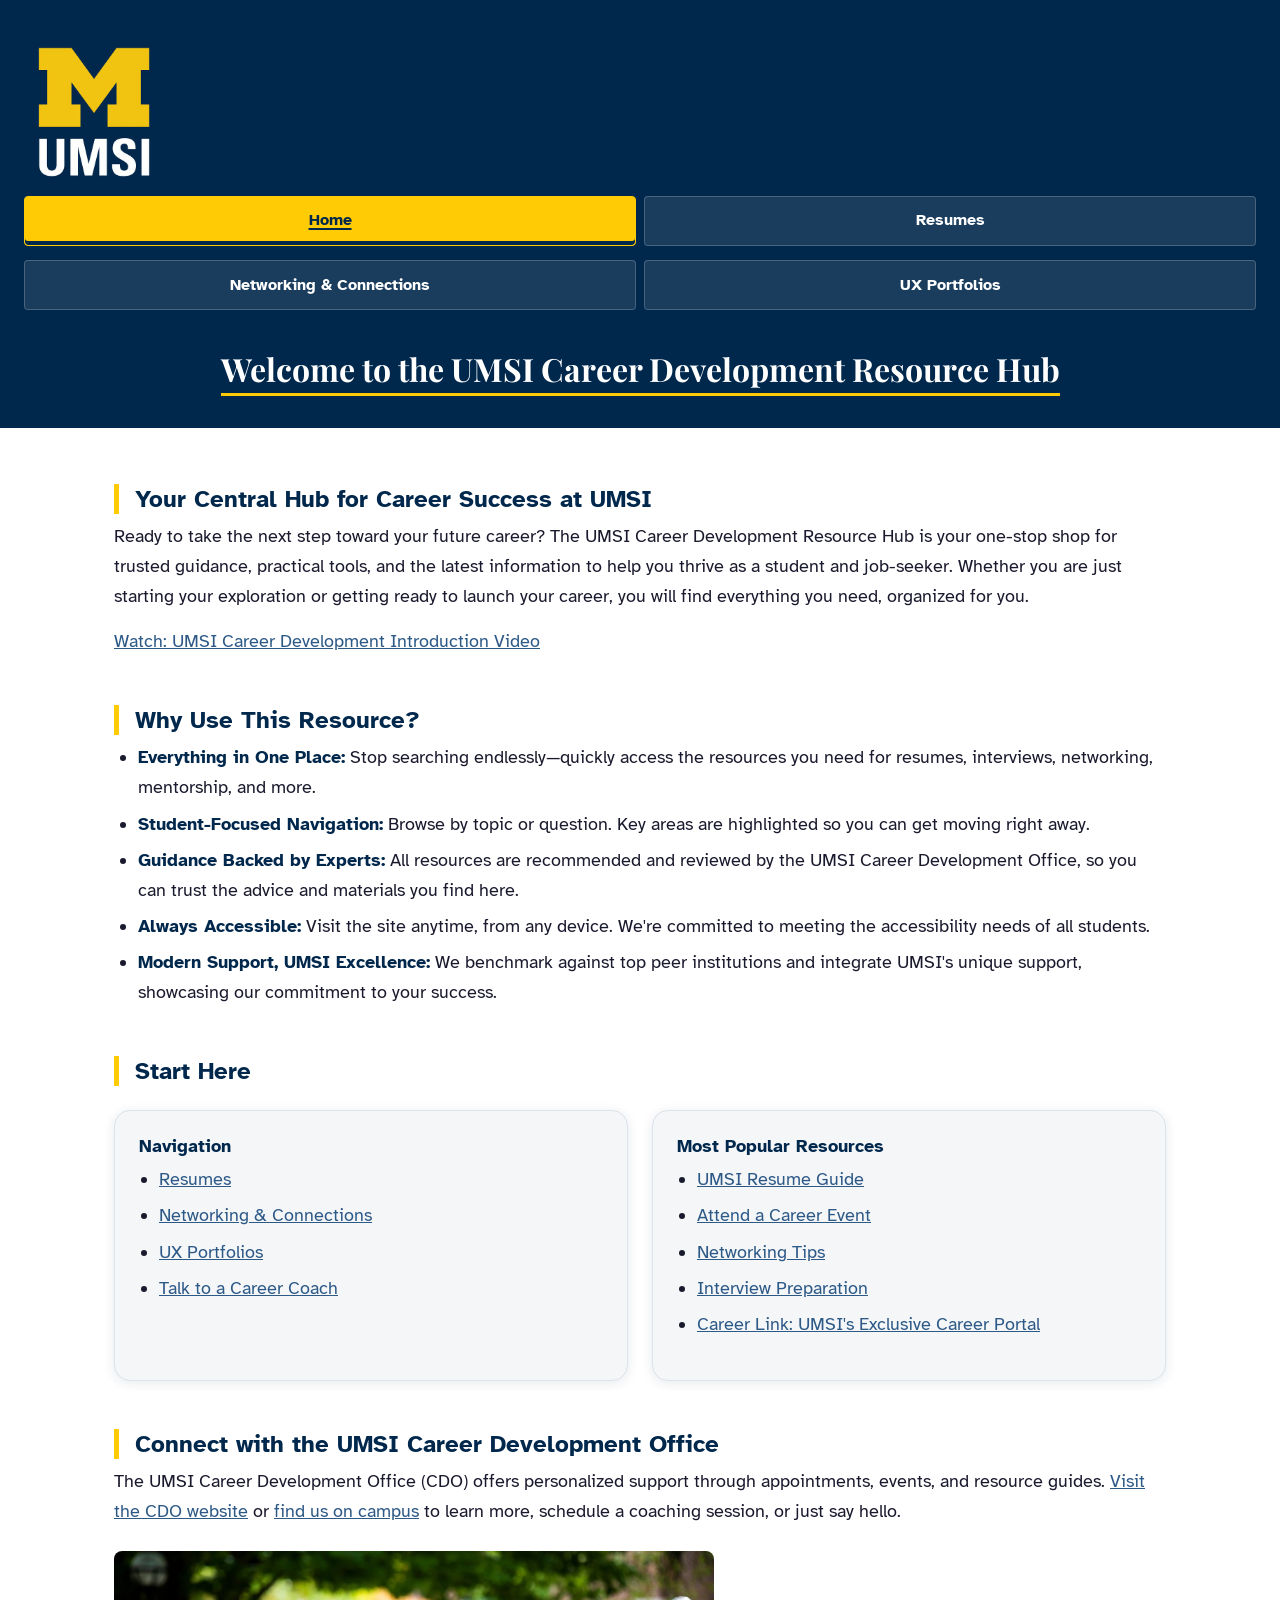
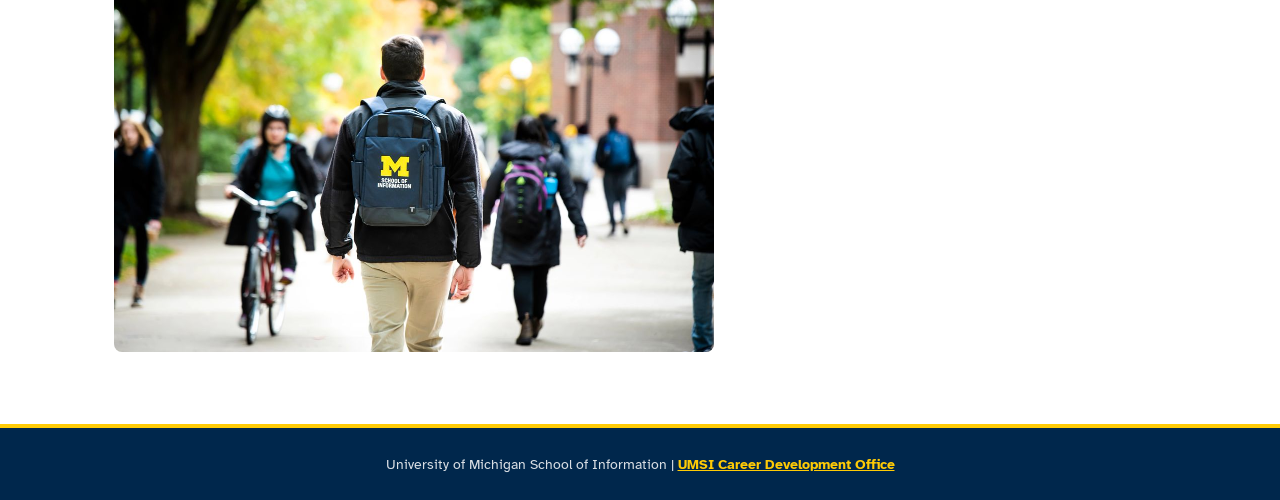
<file: index.html>
<!DOCTYPE html>
<html lang="en">
<head>
    <meta charset="UTF-8">
    <meta name="viewport" content="width=device-width, initial-scale=1.0">
    <title>MSI Career Development Resource Hub</title>
    <link rel="stylesheet" href="css/html5reset.css">
    <link rel="stylesheet" href="css/style.css">
</head>
<body>

    <header>
        <a href="#main-content">Skip to Main Content</a>
        <img src="images/UMSI_signature_vertical_informal_solidblue.jpg" alt="UMSI Logo">
        <nav>
            <ul>
                <li><a href="index.html" class="active" aria-current="page">Home</a></li>
                <li><a href="resume.html">Resumes</a></li>
                <li><a href="networking.html">Networking &amp; Connections</a></li>
                <li><a href="portfolios.html">UX Portfolios</a></li>
            </ul>
        </nav>
        <h1>Welcome to the UMSI Career Development Resource Hub</h1>
    </header>

    <main id="main-content">

        <section>
            <h2>Your Central Hub for Career Success at UMSI</h2>
            <p>
                Ready to take the next step toward your future career? The UMSI Career Development Resource Hub is your one-stop shop for trusted guidance, practical tools, and the latest information to help you thrive as a student and job-seeker. Whether you are just starting your exploration or getting ready to launch your career, you will find everything you need, organized for you.
            </p>
            <p><a href="https://www.youtube.com/watch?v=GSjGeDYJ5Nk" target="_blank">Watch: UMSI Career Development Introduction Video</a></p>
        </section>

        <section>
          
            <h2>Why Use This Resource?</h2>
            <ul>
                <li><strong>Everything in One Place:</strong> Stop searching endlessly—quickly access the resources you need for resumes, interviews, networking, mentorship, and more.</li>
                <li><strong>Student-Focused Navigation:</strong> Browse by topic or question. Key areas are highlighted so you can get moving right away.</li>
                <li><strong>Guidance Backed by Experts:</strong> All resources are recommended and reviewed by the UMSI Career Development Office, so you can trust the advice and materials you find here.</li>
                <li><strong>Always Accessible:</strong> Visit the site anytime, from any device. We're committed to meeting the accessibility needs of all students.</li>
                <li><strong>Modern Support, UMSI Excellence:</strong> We benchmark against top peer institutions and integrate UMSI's unique support, showcasing our commitment to your success.</li>
            </ul>
        </section>

        <section>
            <h2>Start Here</h2>
            <div class="start-here-grid">
                <div class="card">
                    <h3>Navigation</h3>
                    <ul>
                        <li><a href="resume.html">Resumes</a></li>
                        <li><a href="networking.html">Networking &amp; Connections</a></li>
                        <li><a href="portfolios.html">UX Portfolios</a></li>
                        <li><a href="https://www.si.umich.edu/student-experience/career-development/career-coaching">Talk to a Career Coach</a></li>
                    </ul>
                </div>
                <div class="card">
                    <h3>Most Popular Resources</h3>
                    <ul>
                        <li><a href="https://docs.google.com/document/d/1_1GfDJyVGIgE82MZjVhuWT_aB_2Hcj1NN62FUCXoR_o/edit?tab=t.0" target="_blank">UMSI Resume Guide</a></li>
                        <li><a href="https://umich.instructure.com/courses/137916/pages/attend-an-event" target="_blank">Attend a Career Event</a></li>
                        <li><a href="https://docs.google.com/document/d/18HMt79BU8ovGf9z7_P7No5tuwUS6qHNW5u0sgrepLtE/edit?tab=t.0" target="_blank">Networking Tips</a></li>
                        <li><a href="https://docs.google.com/presentation/d/15n-XqsFEntdbkZz89K-ohf7Or1NnCt5CQNDG-6fh2a0/edit?usp=sharing" target="_blank">Interview Preparation</a></li>
                        <li><a href="https://si-umich.12twenty.com/Login" target="_blank">Career Link: UMSI's Exclusive Career Portal</a></li>
                    </ul>
                </div>
              </div>
        </section>

        <section>
            <h2>Connect with the UMSI Career Development Office</h2>
            <p>
                The UMSI Career Development Office (CDO) offers personalized support through appointments, events, and resource guides. <a href="https://umich.instructure.com/courses/137916" target="_blank">Visit the CDO website</a> or <a href="https://www.si.umich.edu/about-umsi/getting-umsi" target="_blank">find us on campus</a> to learn more, schedule a coaching session, or just say hello.
            </p>
            <img src="images/UMSI_CampusFall_UMSIBackpack_02.jpg" alt="A student wears a UMSI backpack in fall on the drag.">
        </section>

        <!-- Content taken & modified from UMGPT with the prompt, "Write me a webpage of intro content to help meet the following requirements - this is for the home page": and then pasted in the client objectives & project requirements"
        UMGPT. (2025). UMGPT ( GPT-4.1 August 25th version) [Large language model]. -->
    </main>

    <footer>
        <p>University of Michigan School of Information | <a href="https://umich.instructure.com/courses/137916">UMSI Career Development Office</a></p>
    </footer>

</body>
</html>
</file>
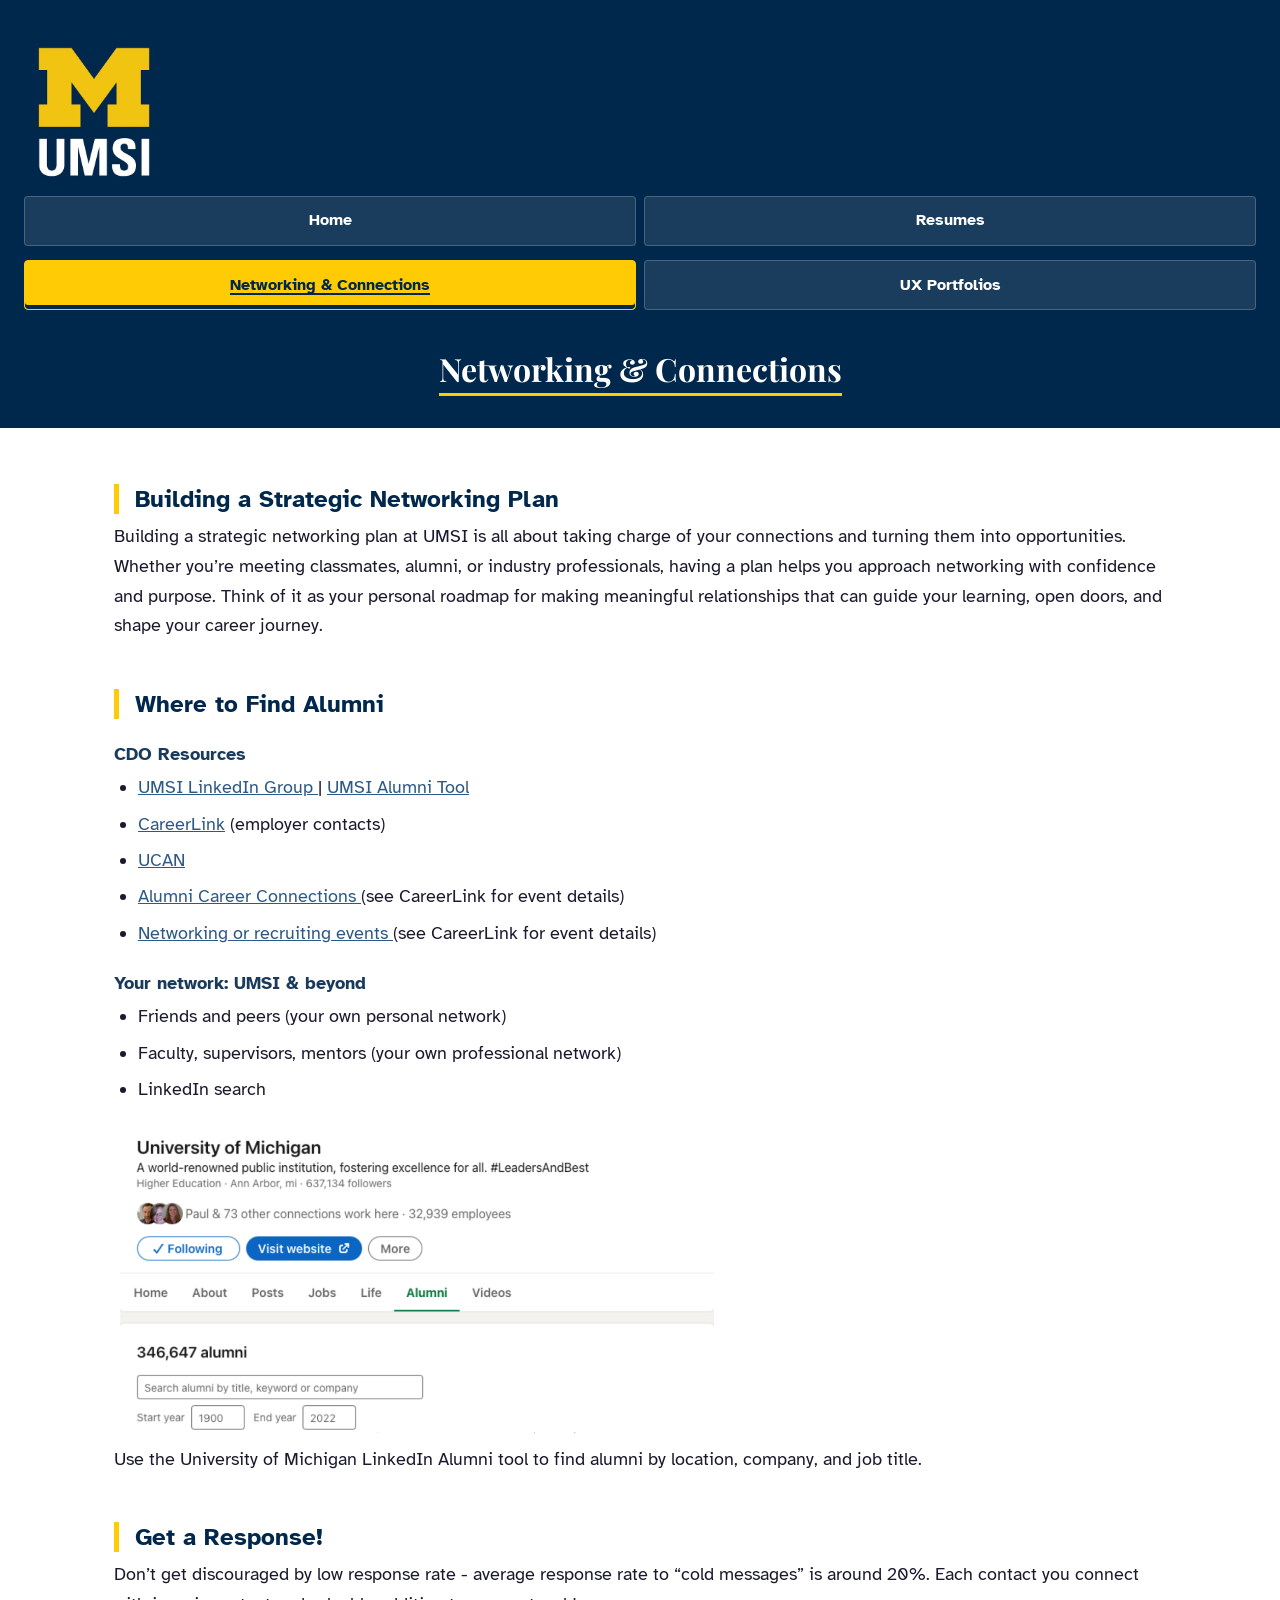
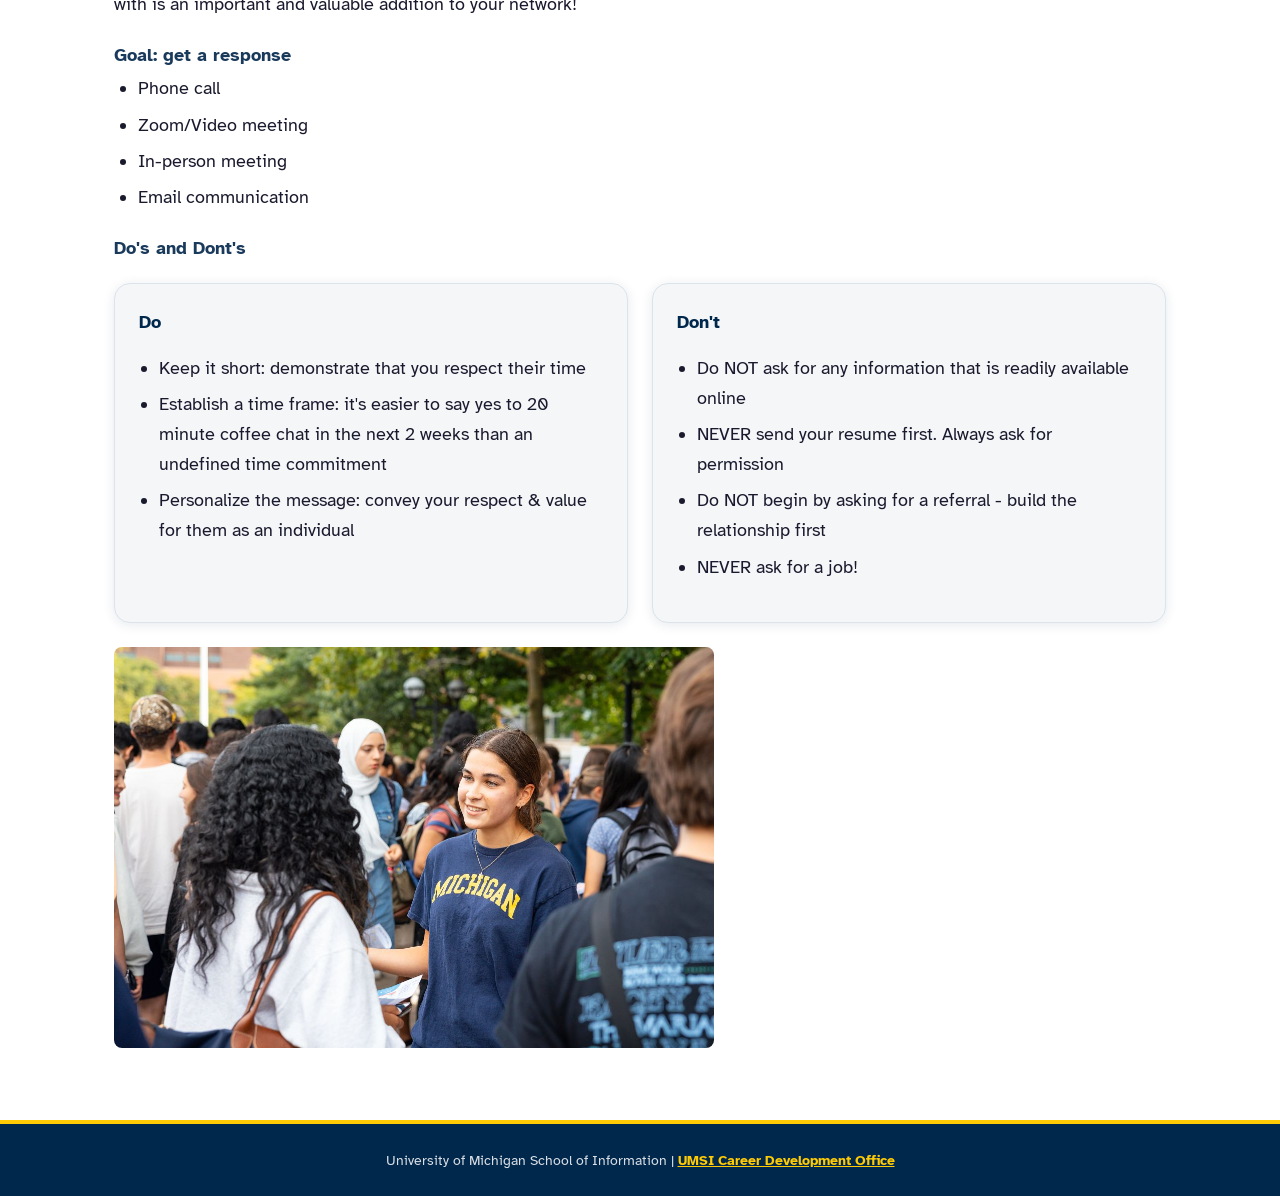
<file: networking.html>
<!DOCTYPE html>
<html lang="en">
<head>
    <meta charset="UTF-8">
    <meta name="viewport" content="width=device-width, initial-scale=1.0">
    <title>Networking & Connections</title>
    <link rel="stylesheet" href="css/html5reset.css">
    <link rel="stylesheet" href="css/style.css">
</head>
<body>

    <header>
  <a href = "#main-content">Skip to Main Content</a>
        <img src="images/UMSI_signature_vertical_informal_solidblue.jpg" alt="UMSI Logo">
        <nav>
            <ul>
                <li><a href = "index.html">Home</a></li>
                <li><a href = "resume.html">Resumes</a></li>
                <li><a href="networking.html" class="active" aria-current="page">Networking &amp; Connections</a></li>
                <li><a href = "portfolios.html">UX Portfolios</a></li>
            </ul>
        </nav>
        <h1>Networking &amp; Connections</h1>

    </header>
<main id="main-content">
    <section>
        <h2>Building a Strategic Networking Plan</h2>
        <p>Building a strategic networking plan at UMSI is all about taking charge of your connections and turning them into opportunities. Whether you’re meeting classmates, alumni, or industry professionals, having a plan helps you approach networking with confidence and purpose. Think of it as your personal roadmap for making meaningful relationships that can guide your learning, open doors, and shape your career journey.</p>
    </section>
  
  <section>
    <h2>Where to Find Alumni</h2>
    <h3>CDO Resources</h3>
    <ul>
        <li><a href="https://www.linkedin.com/groups/2649/">UMSI LinkedIn Group </a> | <a href = "https://www.linkedin.com/school/university-of-michigan---school-of-information/people/">UMSI Alumni Tool</a></li>   
        <li><a href="https://si-umich.12twenty.com/Companies#/Contacts">CareerLink</a> (employer contacts)</li>
        <li><a href = "https://umich.peoplegrove.com/v2?hubIdentifier=ucanUCAN">UCAN</a></li>
        <li><a href ="https://si-umich.12twenty.com/dashboard/"> Alumni Career Connections </a> (see CareerLink for event details)</li>
        <li><a href ="https://si-umich.12twenty.com/dashboard/"> Networking or recruiting events </a> (see CareerLink for event details)</li>
    </ul>

    <h3>Your network: UMSI &amp; beyond</h3>
    <ul>
        <li>Friends and peers (your own personal network)</li>   
        <li>Faculty, supervisors, mentors (your own professional network)</li>
        <li>LinkedIn search</li>
    </ul>

    <img src="images/UMICH_LinkedIn_Alumni.jpg" alt="The University of Michigan LinkedIn Alumni tool showing alumni by location, company, and job title.">
    <p>Use the University of Michigan LinkedIn Alumni tool to find alumni by location, company, and job title.</p>


  </section>
  
  <section>
    <h2>Get a Response!</h2>
    <p>Don’t get discouraged by low response rate - average response rate to “cold messages” is around 20%. Each contact you connect with is an important and valuable addition to your network!</p>
    <h3>Goal: get a response</h3>
    <ul>
        <li>Phone call </li>   
        <li>Zoom/Video meeting</li>
        <li>In-person meeting</li>
        <li>Email communication</li>
    </ul>

    <h3>Do's and Dont's</h3>
    <div class="dos-donts-grid">
        <div class="card">
            <p><strong>Do</strong></p>
            <ul>
                <li>Keep it short: demonstrate that you respect their time</li>
                <li>Establish a time frame: it's easier to say yes to 20 minute coffee chat in the next 2 weeks than an undefined time commitment</li>
                <li>Personalize the message: convey your respect &amp; value for them as an individual</li>
            </ul>
        </div>
        <div class="card">
            <p><strong>Don't</strong></p>
            <ul>
                <li>Do NOT ask for any information that is readily available online</li>
                <li>NEVER send your resume first. Always ask for permission</li>
                <li>Do NOT begin by asking for a referral - build the relationship first</li>
                <li>NEVER ask for a job!</li>
            </ul>
        </div>
    </div>

    <img src="images/MCOMMONS-Festifall2025-09.jpg" alt="Students networking at Festifall 2025.">
  </section>
  
    </main>
    <footer>
        <p>University of Michigan School of Information | <a href="https://umich.instructure.com/courses/137916">UMSI Career Development Office </a></p>
        </footer>
    
</body>

</html>
</file>
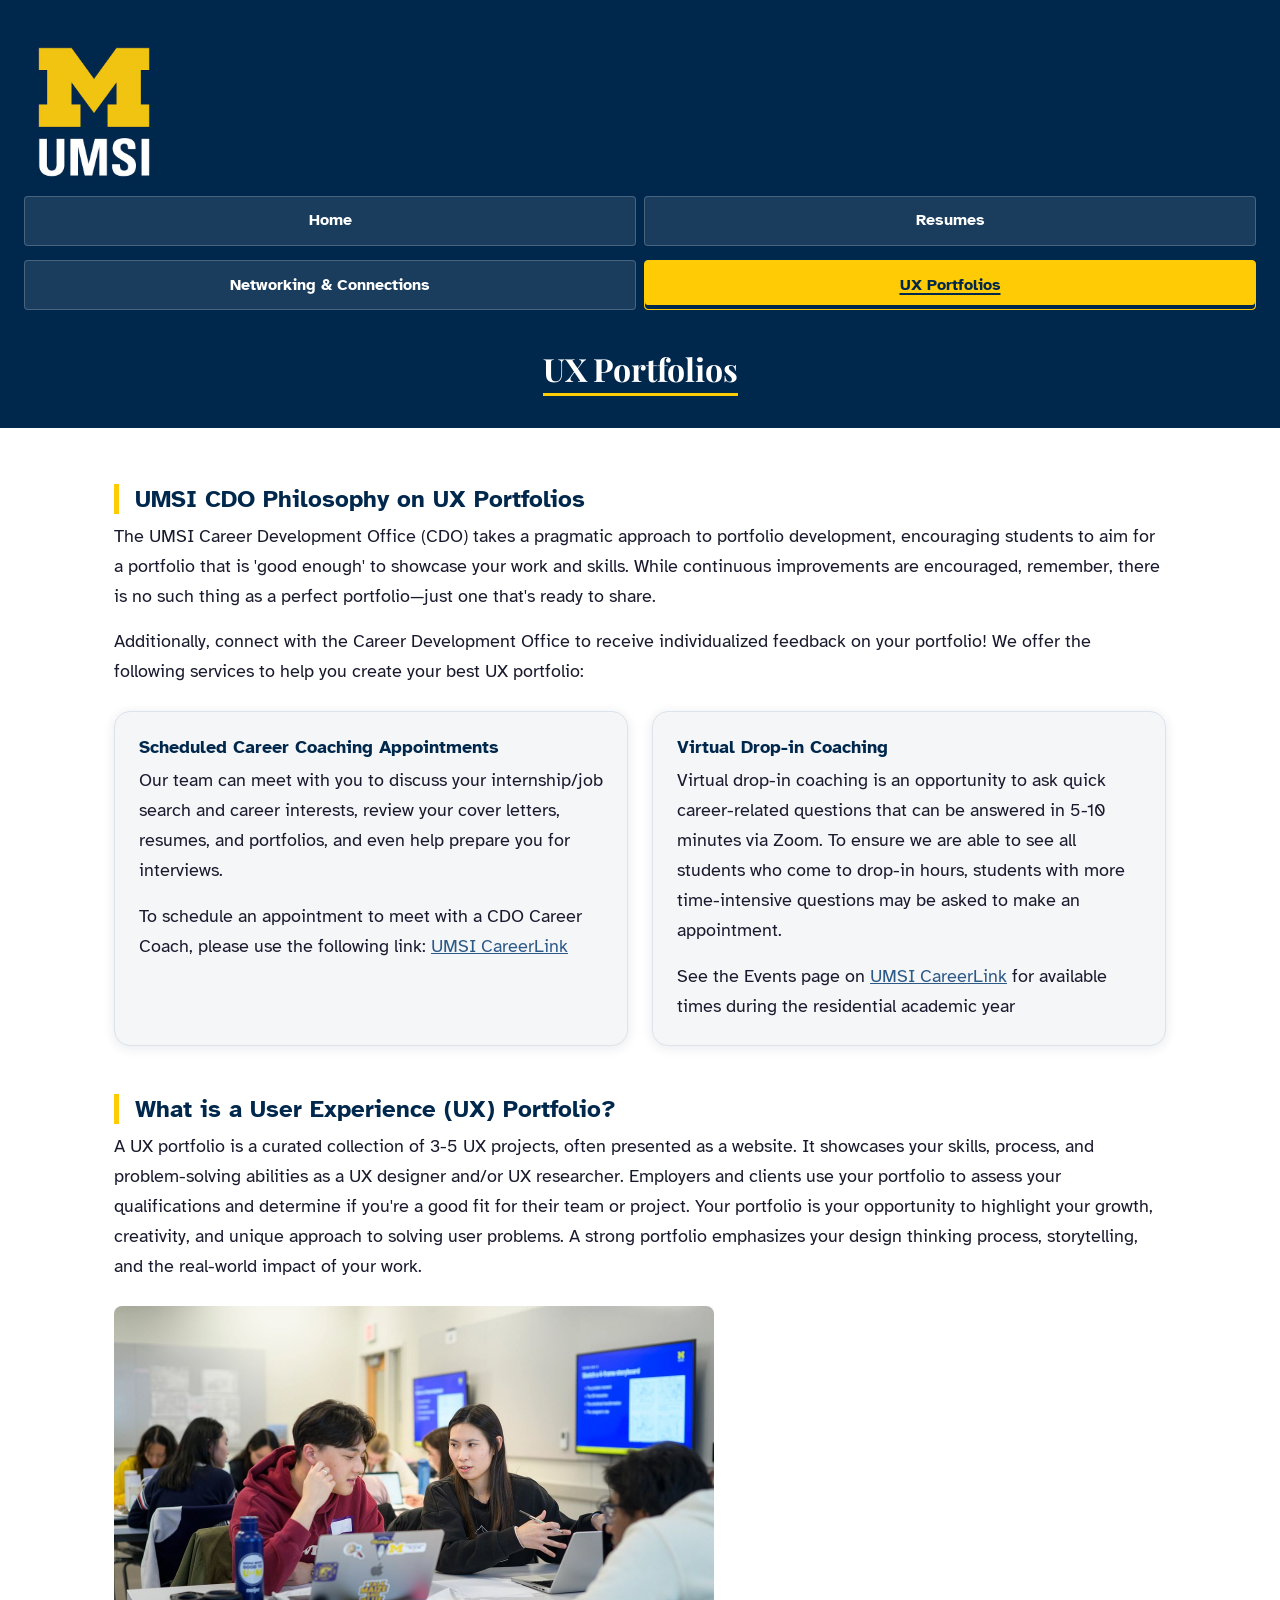
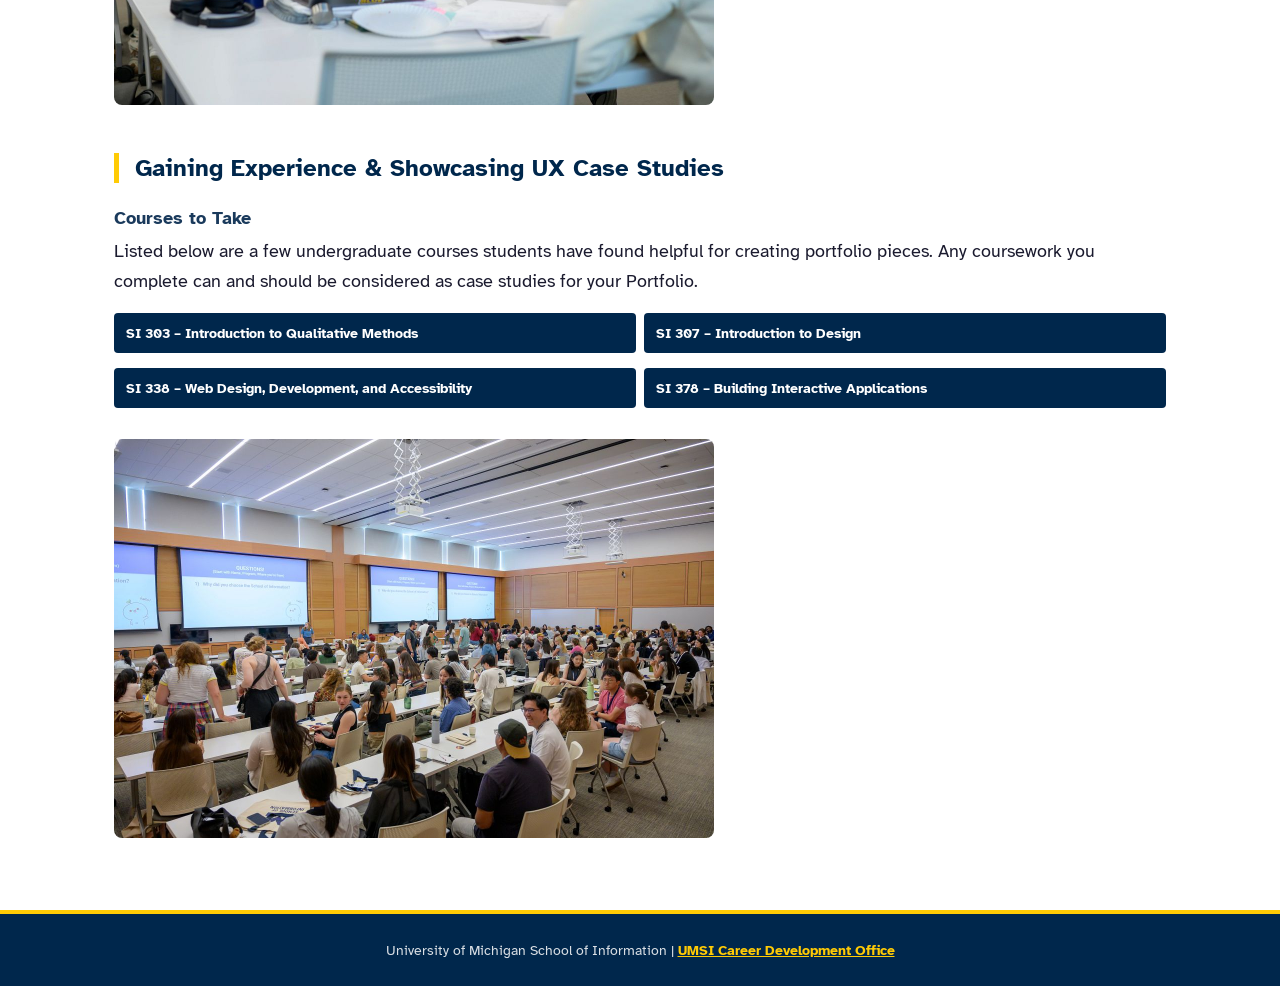
<file: portfolios.html>
<!DOCTYPE html>
<html lang="en">
<head>
    <meta charset="UTF-8">
    <meta name="viewport" content="width=device-width, initial-scale=1.0">
    <title>UX Portfolios</title>
    <link rel="stylesheet" href="css/html5reset.css">
    <link rel="stylesheet" href="css/style.css">
</head>
<body>

    <header>
        <a href="#main-content">Skip to Main Content</a>
        <img src="images/UMSI_signature_vertical_informal_solidblue.jpg" alt="UMSI Logo">
        <nav>
            <ul>
                <li><a href="index.html">Home</a></li>
                <li><a href="resume.html">Resumes</a></li>
                <li><a href="networking.html">Networking &amp; Connections</a></li>
                <li><a href="portfolios.html" class="active" aria-current="page">UX Portfolios</a></li>
            </ul>
        </nav>
        <h1>UX Portfolios</h1>
    </header>

    <main id="main-content">

        <section>
            <h2>UMSI CDO Philosophy on UX Portfolios</h2>
            <p>
                The UMSI Career Development Office (CDO) takes a pragmatic approach to portfolio development, encouraging students to aim for a portfolio that is 'good enough' to showcase your work and skills.
                While continuous improvements are encouraged, remember, there is no such thing as a perfect portfolio—just one that's ready to share.
            </p>
            <p>
                Additionally, connect with the Career Development Office to receive individualized feedback on your portfolio!
                We offer the following services to help you create your best UX portfolio:
            </p>
            <div class="services-grid">
                <div class="card">
                    <h3>Scheduled Career Coaching Appointments</h3>
                    <p>Our team can meet with you to discuss your internship/job search and career interests, review your cover letters, resumes, and portfolios, and even help prepare you for interviews.</p>
                    To schedule an appointment to meet with a CDO Career Coach, please use the following link: <a href="https://si-umich.12twenty.com/appointments/">UMSI CareerLink</a>
                </div>
                <div class="card">
                    <h3>Virtual Drop-in Coaching</h3>
                    <p>Virtual drop-in coaching is an opportunity to ask quick career-related questions that can be answered in 5-10 minutes via Zoom. To ensure we are able to see all students who come to drop-in hours, students with more time-intensive questions may be asked to make an appointment.</p>
                    See the Events page on <a href="https://si-umich.12twenty.com/events#/events/home">UMSI CareerLink</a> for available times during the residential academic year
                </div>
            </div>
        </section>

        <section>
            <h2>What is a User Experience (UX) Portfolio?</h2>
            <p>A UX portfolio is a curated collection of 3-5 UX projects, often presented as a website. It showcases your skills, process, and problem-solving abilities as a UX designer and/or UX researcher. Employers and clients use your portfolio to assess your qualifications and determine if you're a good fit for their team or project.
                Your portfolio is your opportunity to highlight your growth, creativity, and unique approach to solving user problems. A strong portfolio emphasizes your design thinking process, storytelling, and the real-world impact of your work.
            </p>
            <img src="images/UMSI_DesignJam_MixelStudio_11052025_05.jpg" alt="Students participating in a design jam at the University of Michigan School of Information.">
        </section>

        <section>
            <h2>Gaining Experience &amp; Showcasing UX Case Studies</h2>
            <h3>Courses to Take</h3>
            <p>Listed below are a few undergraduate courses students have found helpful for creating portfolio pieces. Any coursework you complete can and should be considered as case studies for your Portfolio.</p>
            <ul class="course-list">
                <li>SI 303 – Introduction to Qualitative Methods</li>
                <li>SI 307 – Introduction to Design</li>
                <li>SI 338 – Web Design, Development, and Accessibility</li>
                <li>SI 378 – Building Interactive Applications</li>
            </ul>
            <img src="images/UMSI_MastersOrientation_081825_03.jpg" alt="Students at the University of Michigan School of Information Master's Orientation.">
        </section>

    </main>

    <footer>
        <p>University of Michigan School of Information | <a href="https://umich.instructure.com/courses/137916">UMSI Career Development Office</a></p>
    </footer>

</body>
</html>
</file>
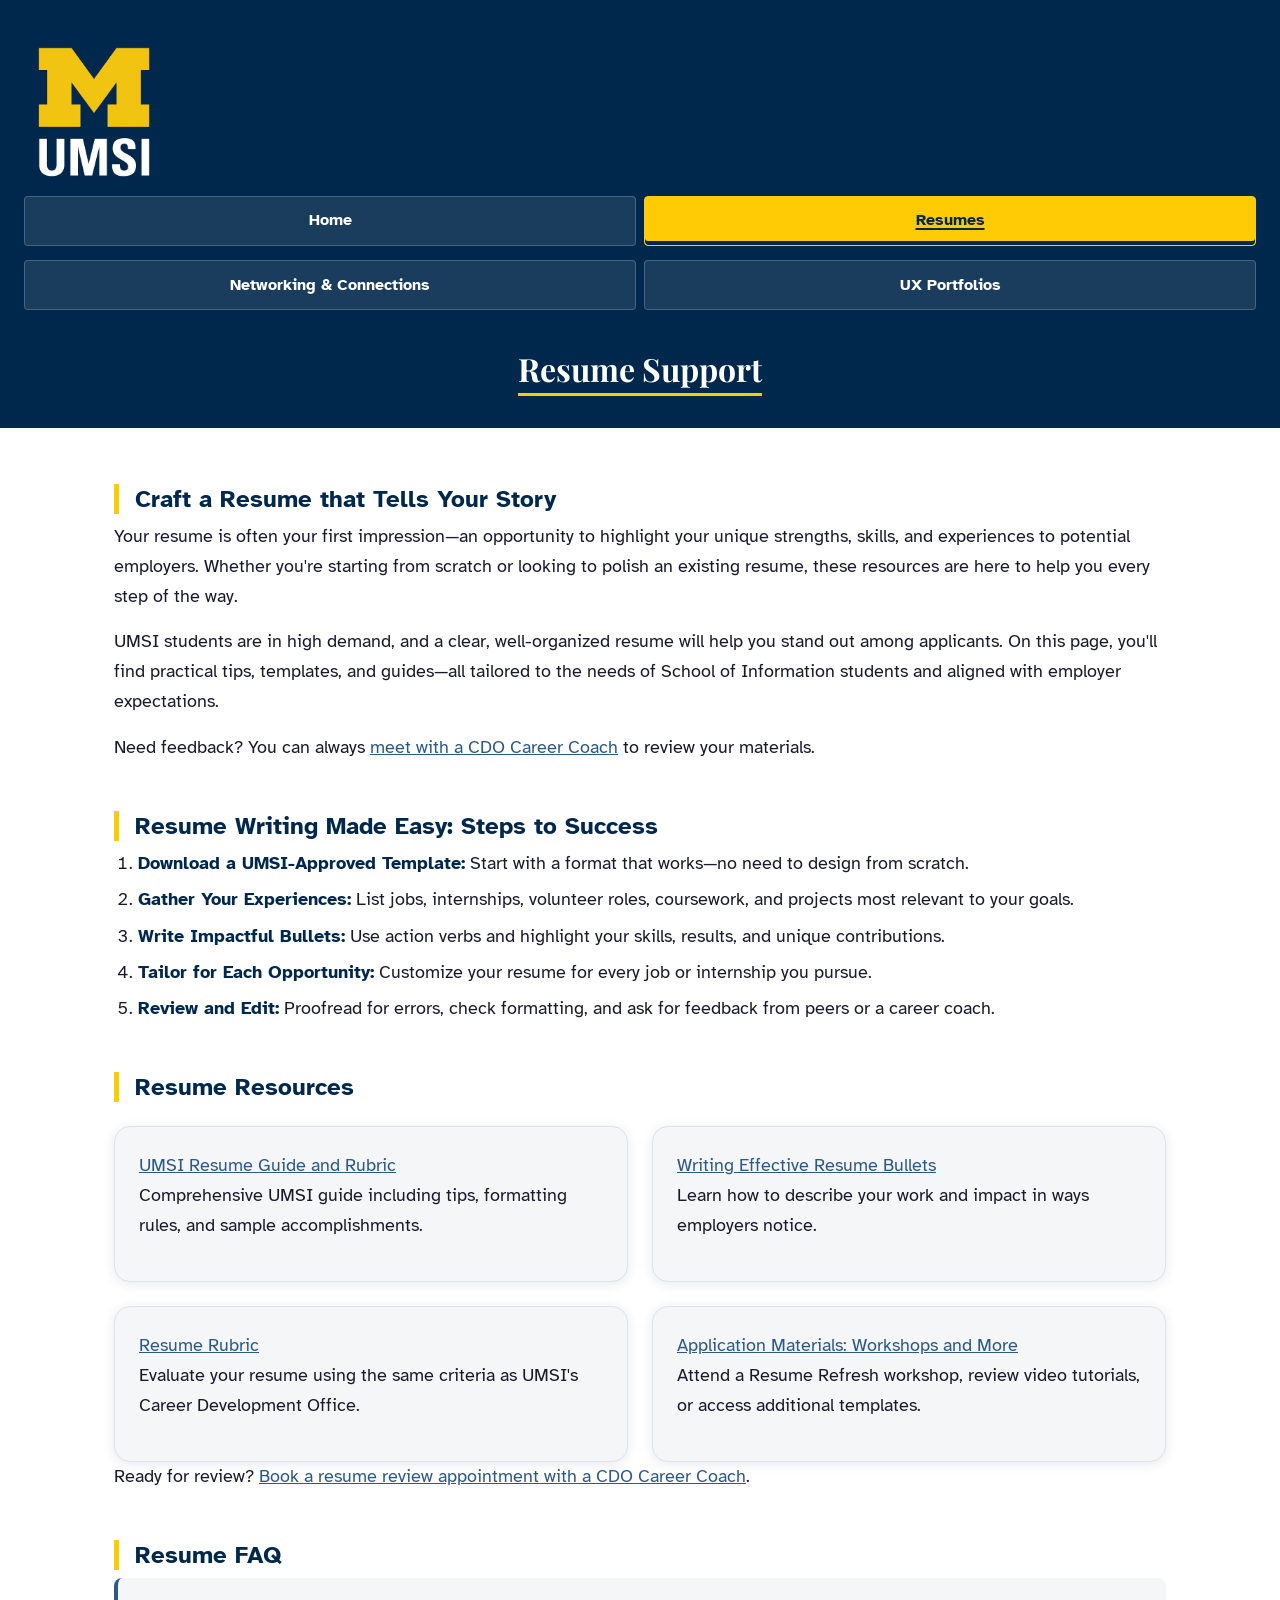
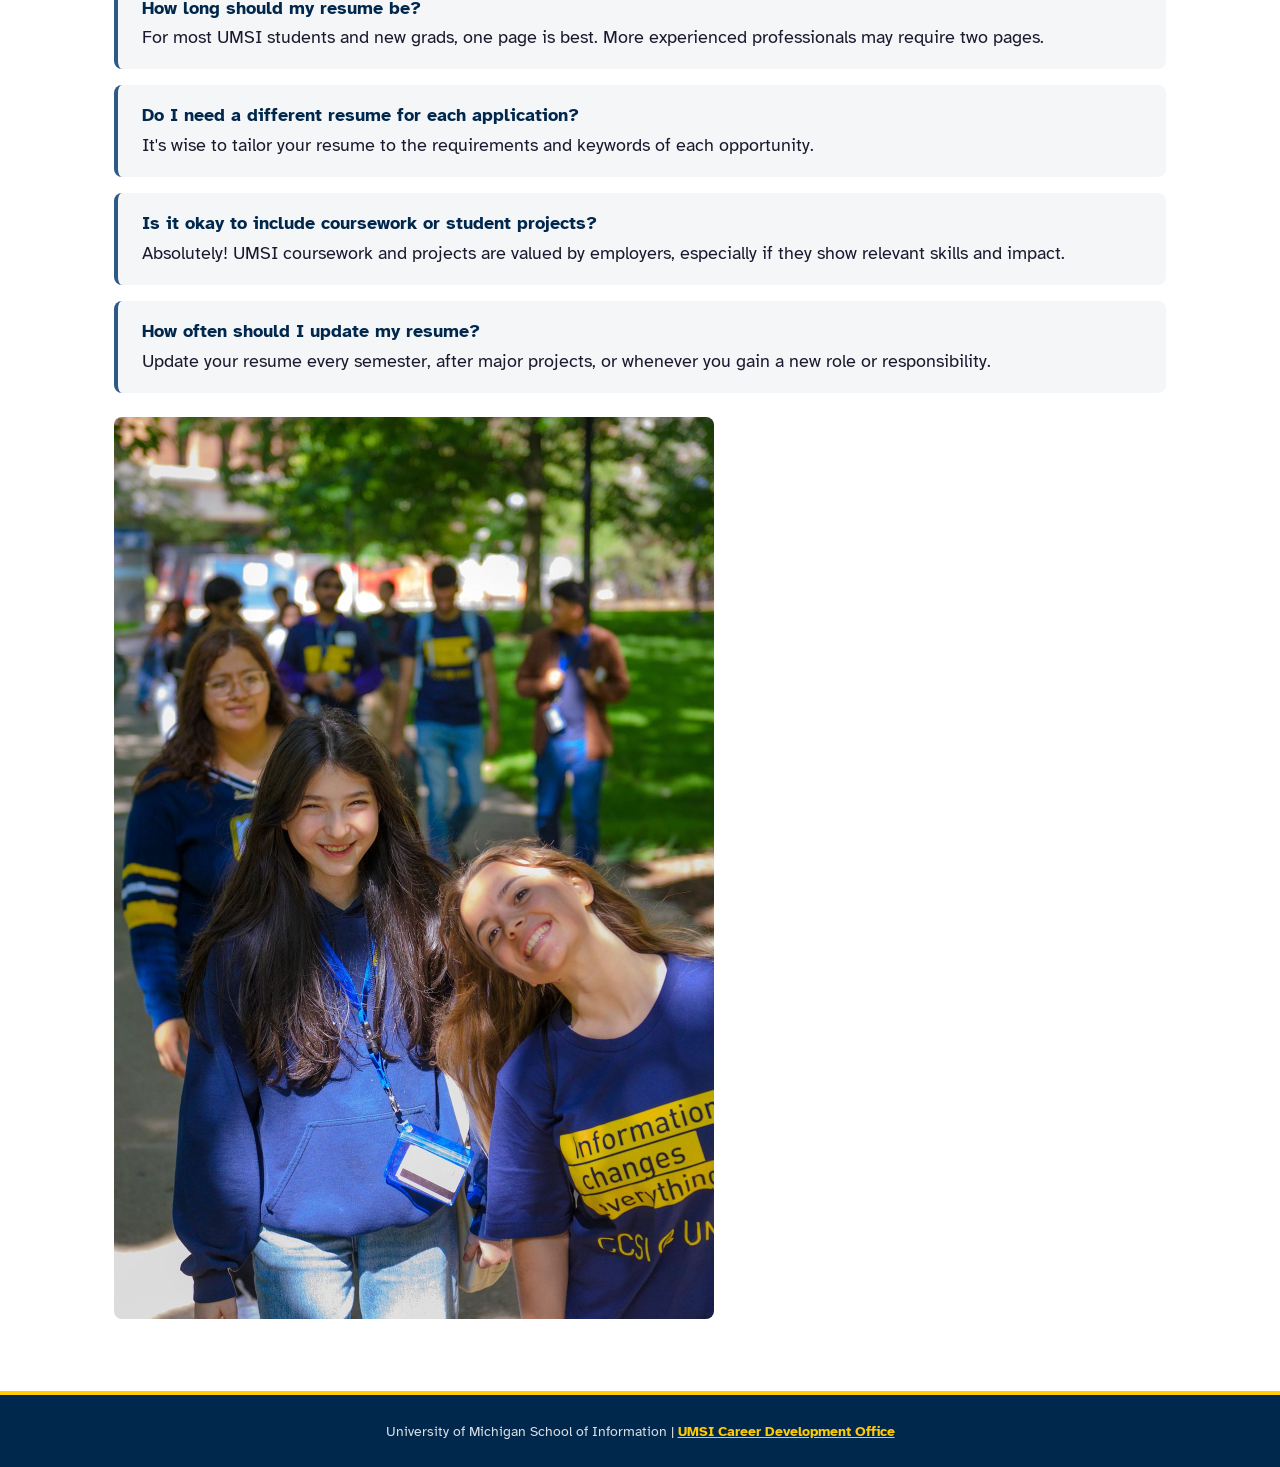
<file: resume.html>
<!DOCTYPE html>
<html lang="en">
<head>
    <meta charset="UTF-8">
    <meta name="viewport" content="width=device-width, initial-scale=1.0">
    <title>Resume Support</title>
    <link rel="stylesheet" href="css/html5reset.css">
    <link rel="stylesheet" href="css/style.css">
</head>
<body>

    <header>
        <a href="#main-content">Skip to Main Content</a>
        <img src="images/UMSI_signature_vertical_informal_solidblue.jpg" alt="UMSI Logo">
        <nav>
            <ul>
                <li><a href="index.html">Home</a></li>
                <li><a href="resume.html" class="active" aria-current="page">Resumes</a></li>
                <li><a href="networking.html">Networking &amp; Connections</a></li>
                <li><a href="portfolios.html">UX Portfolios</a></li>
            </ul>
        </nav>
        <h1>Resume Support</h1>
    </header>

    <main id="main-content">

        <section>
            <h2>Craft a Resume that Tells Your Story</h2>
            <p>
                Your resume is often your first impression—an opportunity to highlight your unique strengths, skills, and experiences to potential employers. Whether you're starting from scratch or looking to polish an existing resume, these resources are here to help you every step of the way.
            </p>
            <p>
                UMSI students are in high demand, and a clear, well-organized resume will help you stand out among applicants. On this page, you'll find practical tips, templates, and guides—all tailored to the needs of School of Information students and aligned with employer expectations.
            </p>
            <p>
                Need feedback? You can always <a href="https://umich.instructure.com/courses/137916/pages/talk-to-a-career-coach" target="_blank">meet with a CDO Career Coach</a> to review your materials.
            </p>
        </section>

        <section>
            <h2>Resume Writing Made Easy: Steps to Success</h2>
            <ol>
                <li><strong>Download a UMSI-Approved Template:</strong> Start with a format that works—no need to design from scratch.</li>
                <li><strong>Gather Your Experiences:</strong> List jobs, internships, volunteer roles, coursework, and projects most relevant to your goals.</li>
                <li><strong>Write Impactful Bullets:</strong> Use action verbs and highlight your skills, results, and unique contributions.</li>
                <li><strong>Tailor for Each Opportunity:</strong> Customize your resume for every job or internship you pursue.</li>
                <li><strong>Review and Edit:</strong> Proofread for errors, check formatting, and ask for feedback from peers or a career coach.</li>
            </ol>
        </section>

        <section>
            <h2>Resume Resources</h2>
            <div class="resources-grid">
                <div class="card">
                    <a href="https://docs.google.com/document/d/1_1GfDJyVGIgE82MZjVhuWT_aB_2Hcj1NN62FUCXoR_o/edit?tab=t.0" target="_blank">UMSI Resume Guide and Rubric</a>
                    <p>Comprehensive UMSI guide including tips, formatting rules, and sample accomplishments.</p>
                </div>
                <div class="card">
                    <a href="https://docs.google.com/document/d/1-EVZYH_Fic4mfLVGOXyHTSeRwBWmmi2WHSgGDLGGPEs/edit?tab=t.0" target="_blank">Writing Effective Resume Bullets</a>
                    <p>Learn how to describe your work and impact in ways employers notice.</p>
                </div>
                <div class="card">
                    <a href="https://docs.google.com/document/d/1vJMfgw9nwpHN9Sy0L0RP0aNBbaDSsiLPc2vy-doac6s/edit?tab=t.0" target="_blank">Resume Rubric</a>
                    <p>Evaluate your resume using the same criteria as UMSI's Career Development Office.</p>
                </div>
                <div class="card">
                    <a href="https://docs.google.com/document/d/1vJMfgw9nwpHN9Sy0L0RP0aNBbaDSsiLPc2vy-doac6s/edit?tab=t.0" target="_blank">Application Materials: Workshops and More</a>
                    <p>Attend a Resume Refresh workshop, review video tutorials, or access additional templates.</p>
                </div>
            </div>
            <p>
                Ready for review? <a href="https://umich.instructure.com/courses/137916/pages/talk-to-a-career-coach" target="_blank">Book a resume review appointment with a CDO Career Coach</a>.
            </p>
        </section>

        <section>
            <h2>Resume FAQ</h2>
            <ul class="faq-list">
                <li>
                    <strong>How long should my resume be?</strong><br>
                    For most UMSI students and new grads, one page is best. More experienced professionals may require two pages.
                </li>
                <li>
                    <strong>Do I need a different resume for each application?</strong><br>
                    It's wise to tailor your resume to the requirements and keywords of each opportunity.
                </li>
                <li>
                    <strong>Is it okay to include coursework or student projects?</strong><br>
                    Absolutely! UMSI coursework and projects are valued by employers, especially if they show relevant skills and impact.
                </li>
                <li>
                    <strong>How often should I update my resume?</strong><br>
                    Update your resume every semester, after major projects, or whenever you gain a new role or responsibility.
                </li>
            </ul>
            <img src="images/UMSI_Students.jpg" alt="A group of students wearing a t-shirt from the University of Michigan School of Information.">
        </section>

        <!-- Content taken & modified from UMGPT with the prompt, "for the same content write me some intro content and resources for a resume page" - this was after I had asked for content for the home page.
        UMGPT. (2025). UMGPT (GPT-4.1 August 25th version) [Large language model]. -->

    </main>

    <footer>
        <p>University of Michigan School of Information | <a href="https://umich.instructure.com/courses/137916">UMSI Career Development Office</a></p>
    </footer>

</body>
</html>
</file>
<file: css/style.css>
@import url('https://fonts.googleapis.com/css2?family=Atkinson+Hyperlegible:ital,wght@0,400;0,700;1,400&family=Playfair+Display:wght@700&display=swap');

/*
   SKIP TO MAIN CONTENT
 */
header > a:first-child {
  position: absolute;
  top: -999px;
  left: 0;
  z-index: 9999;
  background: #FFCB05;
  color: #00274C;
  font-weight: 700;
  font-size: 1rem;
  padding: 0.75rem 1.5rem;
  text-decoration: none;
  border-radius: 0 0 8px 0;
}

header > a:first-child:focus {
  top: 0;
  outline: 3px solid #00274C;
  outline-offset: 2px;
}


/*
   BASE STYLES
 */
* {
  box-sizing: border-box;
}

html {
  scroll-behavior: smooth;
}

body {
  font-family: 'Atkinson Hyperlegible', sans-serif;
  font-size: 1.1rem;
  line-height: 1.7;
  color: #1a1a2e;
  background-color: #ffffff;
  min-height: 100vh;
  display: flex;
  flex-direction: column;
}

img {
  max-width: 100%;
  height: auto;
  display: block;
  border-radius: 8px;
}

a {
  color: #2d5987;
  text-decoration: underline;
}

a:hover {
  color: #00274C;
}

a:focus {
  outline: 3px solid #FFCB05;
  outline-offset: 3px;
  border-radius: 4px;
}


/*
   TYPOGRAPHY
 */
h1 {
  font-family: 'Playfair Display', serif;
  font-size: 2rem;
  line-height: 1.25;
  color: #ffffff;
  margin-top: 1rem;
}

h2 {
  font-size: 1.5rem;
  line-height: 1.25;
  color: #00274C;
  margin-top: 2rem;
  margin-bottom: 0.5rem;
  border-left: 5px solid #FFCB05;
  padding-left: 1rem;
}

h3 {
  font-size: 1.1rem;
  line-height: 1.25;
  color: #1a3a5c;
  margin-top: 1.5rem;
  margin-bottom: 0.5rem;
}

p {
  margin-bottom: 1rem;
}

ul, ol {
  padding-left: 1.5rem;
  margin-bottom: 1rem;
}

li {
  margin-bottom: 0.4rem;
}

strong {
  color: #00274C;
}


/*
   HEADER
 */
header {
  background: #00274C;
  color: #ffffff;
  padding: 1.5rem 1.5rem 2rem;
  text-align: center;
}

header img {
  width: 140px;
  margin: 1rem 0;
  border-radius: 0;
}

header h1 {
  border-bottom: 3px solid #FFCB05;
  display: inline-block;
  padding-bottom: 0.25rem;
}


/*
   NAVIGATION
 */
nav {
  margin: 1rem 0;
}

nav ul {
  list-style: none;
  padding: 0;
  margin: 0;
  display: grid;
  grid-template-columns: 1fr 1fr;
  gap: 0.5rem;
}

nav ul li {
  position: relative;
}

nav ul li a {
  display: block;
  background: rgba(255, 255, 255, 0.1);
  color: #ffffff;
  text-decoration: none;
  font-weight: 700;
  font-size: 1rem;
  padding: 0.65rem 0.75rem;
  border-radius: 4px;
  border: 1px solid rgba(255, 255, 255, 0.2);
  text-align: center;
}

nav ul li a:hover,
nav ul li a:focus {
  background: #FFCB05;
  color: #00274C;
  border-color: #FFCB05;
  outline: none;
}

/* ACTIVE PAGE */
nav ul li a.active,
nav ul li a[aria-current="page"] {
  background: #FFCB05;
  color: #00274C;
  border-color: #FFCB05;
  box-shadow: inset 0 -4px 0 #00274C;
  text-decoration: underline;
  text-decoration-thickness: 2px;
  text-underline-offset: 3px;
}

/*
   MAIN CONTENT
 */
main {
  flex: 1;
  padding: 1.5rem;
  max-width: 1100px;
  width: 100%;
  margin: 0 auto;
}

section {
  margin-bottom: 3rem;
}


/*
   GRID LAYOUTS
 */
.start-here-grid,
.resources-grid,
.dos-donts-grid,
.services-grid {
  display: grid;
  grid-template-columns: 1fr 1fr;
  gap: 1.5rem;
  margin-top: 1.5rem;
}

.course-list {
  list-style: none;
  padding: 0;
  display: grid;
  grid-template-columns: 1fr 1fr;
  gap: 0.5rem;
  margin-bottom: 1.5rem;
}

.course-list li {
  background: #00274C;
  color: #ffffff;
  border-radius: 4px;
  padding: 0.5rem 0.75rem;
  font-size: 0.9rem;
  font-weight: 700;
}

/*
   CARD COMPONENT
 */
.card {
  background: #f4f6f8;
  border: 1px solid #dce3ea;
  border-radius: 16px;
  padding: 1.5rem;
  box-shadow: 0 2px 12px rgba(0, 39, 76, 0.10);
}

.card h3 {
  margin-top: 0;
  color: #00274C;
}

.card ul {
  padding-left: 1.25rem;
}

/* Dark blue card variant */
.card-blue {
  background: #00274C;
  color: #ffffff;
  border-color: #00274C;
}

.card-blue h3,
.card-blue p,
.card-blue li {
  color: #ffffff;
}

.card-blue a {
  color: #FFCB05;
}

.card-blue a:hover {
  color: #ffffff;
}

/*
   FAQ LIST — resume.html
 */
.faq-list {
  list-style: none;
  padding: 0;
}

.faq-list li {
  background: #f4f6f8;
  border-radius: 8px;
  padding: 1rem 1.5rem;
  margin-bottom: 1rem;
  border-left: 4px solid #2d5987;
}

/*
   IMAGES IN MAIN
 */
main img {
  margin: 1.5rem 0 0.5rem;
  width: 100%;
  max-width: 600px;
}

/*
   FOOTER
 */
footer {
  background: #00274C;
  color: rgba(255, 255, 255, 0.85);
  text-align: center;
  padding: 1.5rem 1rem;
  font-size: 0.9rem;
  border-top: 4px solid #FFCB05;
  margin-top: auto;
}

footer a {
  color: #FFCB05;
  font-weight: 700;
}

footer a:hover {
  color: #ffffff;
}

footer p {
  margin: 0;
}

/*
   REDUCED MOTION ACCESSIBILITY
 */
@media (prefers-reduced-motion: reduce) {
  *, *::before, *::after {
    animation-duration: 0.01ms !important;
    transition-duration: 0.01ms !important;
    scroll-behavior: auto !important;
  }
}
</file>
